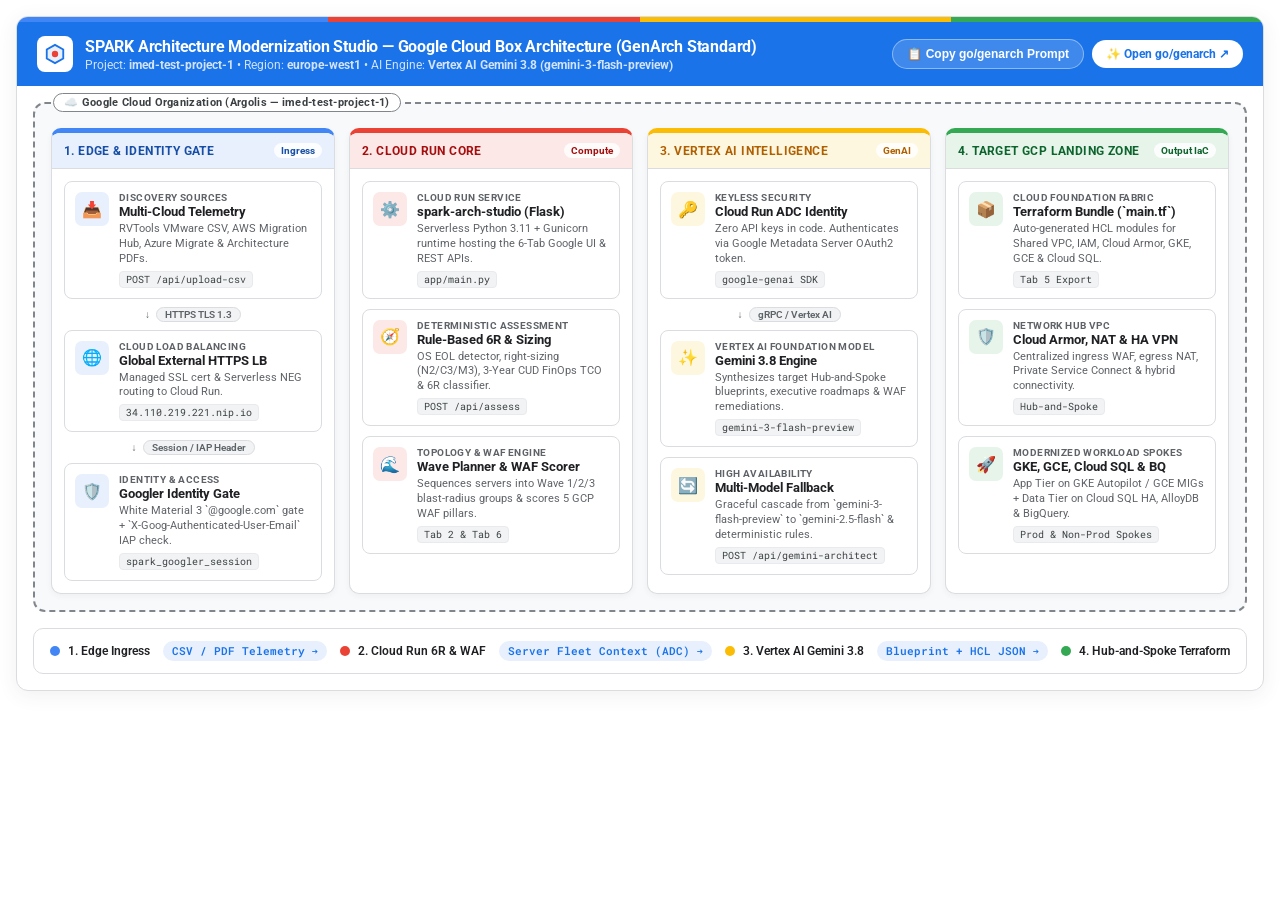
<file: docs/spark_genarch_google_style_diagram.html>
<!DOCTYPE html>
<html lang="en">
<head>
<meta charset="UTF-8" />
<meta name="viewport" content="width=device-width, initial-scale=1.0" />
<title>SPARK Architecture Modernization Studio — Google Cloud & GenArch Box Diagram</title>
<link href="https://fonts.googleapis.com/css2?family=Google+Sans:wght@400;500;700&family=Roboto:wght@400;500;700&family=Roboto+Mono:wght@400;500&display=swap" rel="stylesheet">
<style>
  :root {
    --g-blue: #4285F4;
    --g-blue-dark: #1A73E8;
    --g-blue-bg: #E8F0FE;
    --g-red: #EA4335;
    --g-red-bg: #FCE8E6;
    --g-yellow: #FBBC05;
    --g-yellow-dark: #B06000;
    --g-yellow-bg: #FEF7E0;
    --g-green: #34A853;
    --g-green-bg: #E6F4EA;
    --g-bg: #F8F9FA;
    --g-surface: #FFFFFF;
    --g-border: #DADCE0;
    --g-text: #202124;
    --g-muted: #5F6368;
  }
  * {
    box-sizing: border-box;
    margin: 0;
    padding: 0;
  }
  body {
    font-family: 'Google Sans', 'Roboto', sans-serif;
    background: #FFFFFF;
    color: var(--g-text);
    padding: 16px;
  }
  /* Header Bar */
  .arch-canvas-wrapper {
    border: 1px solid var(--g-border);
    border-radius: 12px;
    overflow: hidden;
    box-shadow: 0 4px 20px rgba(60, 64, 67, 0.08);
    background: #FFFFFF;
  }
  .color-strip {
    height: 5px;
    background: linear-gradient(90deg, #4285F4 0% 25%, #EA4335 25% 50%, #FBBC05 50% 75%, #34A853 75% 100%);
  }
  .arch-header {
    background: var(--g-blue-dark);
    color: #FFFFFF;
    padding: 14px 20px;
    display: flex;
    justify-content: space-between;
    align-items: center;
    flex-wrap: wrap;
    gap: 12px;
  }
  .arch-header-left {
    display: flex;
    align-items: center;
    gap: 12px;
  }
  .gcp-logo-badge {
    width: 36px;
    height: 36px;
    border-radius: 8px;
    background: #FFFFFF;
    display: flex;
    align-items: center;
    justify-content: center;
    flex-shrink: 0;
  }
  .arch-title {
    font-size: 16px;
    font-weight: 700;
    letter-spacing: -0.2px;
  }
  .arch-subtitle {
    font-size: 12px;
    color: #D2E3FC;
    margin-top: 2px;
  }
  .arch-actions {
    display: flex;
    gap: 8px;
    align-items: center;
  }
  .btn-genarch {
    background: #FFFFFF;
    color: var(--g-blue-dark);
    border: none;
    padding: 7px 14px;
    border-radius: 999px;
    font-size: 12px;
    font-weight: 700;
    cursor: pointer;
    display: inline-flex;
    align-items: center;
    gap: 6px;
    text-decoration: none;
    transition: all 0.15s ease;
  }
  .btn-genarch:hover {
    background: #E8F0FE;
  }
  .btn-copy {
    background: rgba(255, 255, 255, 0.16);
    color: #FFFFFF;
    border: 1px solid rgba(255, 255, 255, 0.4);
    padding: 7px 14px;
    border-radius: 999px;
    font-size: 12px;
    font-weight: 600;
    cursor: pointer;
    transition: all 0.15s ease;
  }
  .btn-copy:hover {
    background: rgba(255, 255, 255, 0.26);
  }

  /* Main Google Cloud Box Grid */
  .gcp-outer-boundary {
    margin: 16px;
    padding: 16px;
    background: #F8F9FA;
    border: 2px dashed #80868B;
    border-radius: 12px;
    position: relative;
  }
  .boundary-pill {
    position: absolute;
    top: -11px;
    left: 18px;
    background: #FFFFFF;
    border: 1px solid #80868B;
    padding: 2px 10px;
    border-radius: 999px;
    font-size: 11px;
    font-weight: 700;
    color: #3C4043;
    letter-spacing: 0.3px;
  }

  .zones-grid {
    display: grid;
    grid-template-columns: repeat(4, 1fr);
    gap: 14px;
    margin-top: 8px;
    align-items: stretch;
  }
  @media (max-width: 1100px) {
    .zones-grid {
      grid-template-columns: repeat(2, 1fr);
    }
  }
  @media (max-width: 640px) {
    .zones-grid {
      grid-template-columns: 1fr;
    }
  }

  /* Google Zone Container Box */
  .zone-box {
    background: #FFFFFF;
    border: 1.5px solid var(--g-border);
    border-radius: 10px;
    display: flex;
    flex-direction: column;
    overflow: hidden;
    box-shadow: 0 2px 6px rgba(60, 64, 67, 0.05);
  }
  .zone-box.blue { border-top: 5px solid var(--g-blue); }
  .zone-box.red { border-top: 5px solid var(--g-red); }
  .zone-box.yellow { border-top: 5px solid var(--g-yellow); }
  .zone-box.green { border-top: 5px solid var(--g-green); }

  .zone-header {
    padding: 10px 12px;
    border-bottom: 1px solid var(--g-border);
    display: flex;
    align-items: center;
    justify-content: space-between;
  }
  .zone-box.blue .zone-header { background: var(--g-blue-bg); color: #174EA6; }
  .zone-box.red .zone-header { background: var(--g-red-bg); color: #A50E0E; }
  .zone-box.yellow .zone-header { background: var(--g-yellow-bg); color: #B06000; }
  .zone-box.green .zone-header { background: var(--g-green-bg); color: #0D652D; }

  .zone-title {
    font-size: 12px;
    font-weight: 700;
    text-transform: uppercase;
    letter-spacing: 0.4px;
  }
  .zone-step-badge {
    font-size: 10px;
    font-weight: 700;
    padding: 2px 7px;
    border-radius: 999px;
    background: rgba(255, 255, 255, 0.85);
  }

  .zone-body {
    padding: 12px;
    display: flex;
    flex-direction: column;
    gap: 10px;
    flex: 1;
  }

  /* Official GenArch GCP Card Style */
  .gcp-card {
    background: #FFFFFF;
    border: 1px solid #DADCE0;
    border-radius: 8px;
    padding: 10px;
    display: flex;
    align-items: flex-start;
    gap: 10px;
    transition: transform 0.12s ease, box-shadow 0.12s ease;
    position: relative;
  }
  .gcp-card:hover {
    transform: translateY(-1px);
    box-shadow: 0 3px 8px rgba(60, 64, 67, 0.12);
    border-color: var(--g-blue);
  }
  .gcp-icon-box {
    width: 34px;
    height: 34px;
    border-radius: 7px;
    display: flex;
    align-items: center;
    justify-content: center;
    flex-shrink: 0;
    font-size: 16px;
  }
  .icon-blue { background: var(--g-blue-bg); color: var(--g-blue-dark); }
  .icon-red { background: var(--g-red-bg); color: var(--g-red); }
  .icon-yellow { background: var(--g-yellow-bg); color: var(--g-yellow-dark); }
  .icon-green { background: var(--g-green-bg); color: var(--g-green); }

  .gcp-card-content {
    flex: 1;
    min-width: 0;
  }
  .gcp-card-type {
    font-size: 9.5px;
    font-weight: 700;
    text-transform: uppercase;
    letter-spacing: 0.4px;
    color: var(--g-muted);
  }
  .gcp-card-name {
    font-size: 12.5px;
    font-weight: 700;
    color: var(--g-text);
    margin: 1px 0 3px;
  }
  .gcp-card-desc {
    font-size: 11px;
    color: var(--g-muted);
    line-height: 1.35;
  }
  .code-chip {
    display: inline-block;
    margin-top: 4px;
    font-family: 'Roboto Mono', monospace;
    font-size: 10px;
    background: #F1F3F4;
    color: #3C4043;
    padding: 1px 6px;
    border-radius: 4px;
    border: 1px solid #E8EAED;
  }

  /* Flow Connector Arrow between cards */
  .card-flow-arrow {
    display: flex;
    align-items: center;
    justify-content: center;
    gap: 6px;
    font-size: 10px;
    font-weight: 600;
    color: var(--g-muted);
    margin: -2px 0;
  }
  .card-flow-arrow span {
    background: #F1F3F4;
    padding: 1px 8px;
    border-radius: 999px;
    border: 1px solid #DADCE0;
  }

  /* Bottom Cross-Zone Data Pipeline Strip */
  .cross-zone-pipeline {
    margin: 0 16px 16px;
    background: #FFFFFF;
    border: 1px solid var(--g-border);
    border-radius: 10px;
    padding: 12px 16px;
    display: flex;
    align-items: center;
    justify-content: space-between;
    flex-wrap: wrap;
    gap: 8px;
  }
  .pipeline-node {
    display: flex;
    align-items: center;
    gap: 8px;
    font-size: 11.5px;
    font-weight: 600;
  }
  .pipeline-dot {
    width: 10px;
    height: 10px;
    border-radius: 50%;
  }
  .pipeline-edge {
    font-family: 'Roboto Mono', monospace;
    font-size: 10.5px;
    color: var(--g-blue-dark);
    background: var(--g-blue-bg);
    padding: 3px 9px;
    border-radius: 999px;
    font-weight: 600;
  }
</style>
</head>
<body>

<div class="arch-canvas-wrapper">
  <div class="color-strip"></div>
  <div class="arch-header">
    <div class="arch-header-left">
      <div class="gcp-logo-badge">
        <svg width="22" height="22" viewBox="0 0 24 24" fill="none">
          <path d="M12 2L3 7v10l9 5 9-5V7l-9-5z" stroke="#1A73E8" stroke-width="2" fill="#E8F0FE"/>
          <circle cx="12" cy="12" r="3.5" fill="#EA4335"/>
        </svg>
      </div>
      <div>
        <div class="arch-title">SPARK Architecture Modernization Studio — Google Cloud Box Architecture (GenArch Standard)</div>
        <div class="arch-subtitle">Project: <strong>imed-test-project-1</strong> • Region: <strong>europe-west1</strong> • AI Engine: <strong>Vertex AI Gemini 3.8 (gemini-3-flash-preview)</strong></div>
      </div>
    </div>
    <div class="arch-actions">
      <button class="btn-copy" onclick="copyGenArchPrompt()" id="copyBtn">📋 Copy go/genarch Prompt</button>
      <a class="btn-genarch" href="https://genarch.corp.goog" target="_blank" rel="noopener">✨ Open go/genarch ↗</a>
    </div>
  </div>

  <!-- Outer Google Cloud Boundary Box -->
  <div class="gcp-outer-boundary">
    <div class="boundary-pill">☁️ Google Cloud Organization (Argolis — imed-test-project-1)</div>

    <div class="zones-grid">
      <!-- ZONE 1: EDGE & IDENTITY (BLUE) -->
      <div class="zone-box blue">
        <div class="zone-header">
          <span class="zone-title">1. Edge & Identity Gate</span>
          <span class="zone-step-badge">Ingress</span>
        </div>
        <div class="zone-body">
          <div class="gcp-card">
            <div class="gcp-icon-box icon-blue">📥</div>
            <div class="gcp-card-content">
              <div class="gcp-card-type">Discovery Sources</div>
              <div class="gcp-card-name">Multi-Cloud Telemetry</div>
              <div class="gcp-card-desc">RVTools VMware CSV, AWS Migration Hub, Azure Migrate & Architecture PDFs.</div>
              <span class="code-chip">POST /api/upload-csv</span>
            </div>
          </div>

          <div class="card-flow-arrow">↓ <span>HTTPS TLS 1.3</span></div>

          <div class="gcp-card">
            <div class="gcp-icon-box icon-blue">🌐</div>
            <div class="gcp-card-content">
              <div class="gcp-card-type">Cloud Load Balancing</div>
              <div class="gcp-card-name">Global External HTTPS LB</div>
              <div class="gcp-card-desc">Managed SSL cert & Serverless NEG routing to Cloud Run.</div>
              <span class="code-chip">34.110.219.221.nip.io</span>
            </div>
          </div>

          <div class="card-flow-arrow">↓ <span>Session / IAP Header</span></div>

          <div class="gcp-card">
            <div class="gcp-icon-box icon-blue">🛡️</div>
            <div class="gcp-card-content">
              <div class="gcp-card-type">Identity & Access</div>
              <div class="gcp-card-name">Googler Identity Gate</div>
              <div class="gcp-card-desc">White Material 3 `@google.com` gate + `X-Goog-Authenticated-User-Email` IAP check.</div>
              <span class="code-chip">spark_googler_session</span>
            </div>
          </div>
        </div>
      </div>

      <!-- ZONE 2: CLOUD RUN ANALYTICAL CORE (RED) -->
      <div class="zone-box red">
        <div class="zone-header">
          <span class="zone-title">2. Cloud Run Core</span>
          <span class="zone-step-badge">Compute</span>
        </div>
        <div class="zone-body">
          <div class="gcp-card">
            <div class="gcp-icon-box icon-red">⚙️</div>
            <div class="gcp-card-content">
              <div class="gcp-card-type">Cloud Run Service</div>
              <div class="gcp-card-name">spark-arch-studio (Flask)</div>
              <div class="gcp-card-desc">Serverless Python 3.11 + Gunicorn runtime hosting the 6-Tab Google UI & REST APIs.</div>
              <span class="code-chip">app/main.py</span>
            </div>
          </div>

          <div class="gcp-card">
            <div class="gcp-icon-box icon-red">🧭</div>
            <div class="gcp-card-content">
              <div class="gcp-card-type">Deterministic Assessment</div>
              <div class="gcp-card-name">Rule-Based 6R & Sizing</div>
              <div class="gcp-card-desc">OS EOL detector, right-sizing (N2/C3/M3), 3-Year CUD FinOps TCO & 6R classifier.</div>
              <span class="code-chip">POST /api/assess</span>
            </div>
          </div>

          <div class="gcp-card">
            <div class="gcp-icon-box icon-red">🌊</div>
            <div class="gcp-card-content">
              <div class="gcp-card-type">Topology & WAF Engine</div>
              <div class="gcp-card-name">Wave Planner & WAF Scorer</div>
              <div class="gcp-card-desc">Sequences servers into Wave 1/2/3 blast-radius groups & scores 5 GCP WAF pillars.</div>
              <span class="code-chip">Tab 2 & Tab 6</span>
            </div>
          </div>
        </div>
      </div>

      <!-- ZONE 3: VERTEX AI GEMINI 3.8 (YELLOW) -->
      <div class="zone-box yellow">
        <div class="zone-header">
          <span class="zone-title">3. Vertex AI Intelligence</span>
          <span class="zone-step-badge">GenAI</span>
        </div>
        <div class="zone-body">
          <div class="gcp-card">
            <div class="gcp-icon-box icon-yellow">🔑</div>
            <div class="gcp-card-content">
              <div class="gcp-card-type">Keyless Security</div>
              <div class="gcp-card-name">Cloud Run ADC Identity</div>
              <div class="gcp-card-desc">Zero API keys in code. Authenticates via Google Metadata Server OAuth2 token.</div>
              <span class="code-chip">google-genai SDK</span>
            </div>
          </div>

          <div class="card-flow-arrow">↓ <span>gRPC / Vertex AI</span></div>

          <div class="gcp-card">
            <div class="gcp-icon-box icon-yellow">✨</div>
            <div class="gcp-card-content">
              <div class="gcp-card-type">Vertex AI Foundation Model</div>
              <div class="gcp-card-name">Gemini 3.8 Engine</div>
              <div class="gcp-card-desc">Synthesizes target Hub-and-Spoke blueprints, executive roadmaps & WAF remediations.</div>
              <span class="code-chip">gemini-3-flash-preview</span>
            </div>
          </div>

          <div class="gcp-card">
            <div class="gcp-icon-box icon-yellow">🔄</div>
            <div class="gcp-card-content">
              <div class="gcp-card-type">High Availability</div>
              <div class="gcp-card-name">Multi-Model Fallback</div>
              <div class="gcp-card-desc">Graceful cascade from `gemini-3-flash-preview` to `gemini-2.5-flash` & deterministic rules.</div>
              <span class="code-chip">POST /api/gemini-architect</span>
            </div>
          </div>
        </div>
      </div>

      <!-- ZONE 4: TARGET LANDING ZONE & IAC (GREEN) -->
      <div class="zone-box green">
        <div class="zone-header">
          <span class="zone-title">4. Target GCP Landing Zone</span>
          <span class="zone-step-badge">Output IaC</span>
        </div>
        <div class="zone-body">
          <div class="gcp-card">
            <div class="gcp-icon-box icon-green">📦</div>
            <div class="gcp-card-content">
              <div class="gcp-card-type">Cloud Foundation Fabric</div>
              <div class="gcp-card-name">Terraform Bundle (`main.tf`)</div>
              <div class="gcp-card-desc">Auto-generated HCL modules for Shared VPC, IAM, Cloud Armor, GKE, GCE & Cloud SQL.</div>
              <span class="code-chip">Tab 5 Export</span>
            </div>
          </div>

          <div class="gcp-card">
            <div class="gcp-icon-box icon-green">🛡️</div>
            <div class="gcp-card-content">
              <div class="gcp-card-type">Network Hub VPC</div>
              <div class="gcp-card-name">Cloud Armor, NAT & HA VPN</div>
              <div class="gcp-card-desc">Centralized ingress WAF, egress NAT, Private Service Connect & hybrid connectivity.</div>
              <span class="code-chip">Hub-and-Spoke</span>
            </div>
          </div>

          <div class="gcp-card">
            <div class="gcp-icon-box icon-green">🚀</div>
            <div class="gcp-card-content">
              <div class="gcp-card-type">Modernized Workload Spokes</div>
              <div class="gcp-card-name">GKE, GCE, Cloud SQL & BQ</div>
              <div class="gcp-card-desc">App Tier on GKE Autopilot / GCE MIGs + Data Tier on Cloud SQL HA, AlloyDB & BigQuery.</div>
              <span class="code-chip">Prod & Non-Prod Spokes</span>
            </div>
          </div>
        </div>
      </div>
    </div>
  </div>

  <!-- End-to-End Typed Edge Flow Bar -->
  <div class="cross-zone-pipeline">
    <div class="pipeline-node"><span class="pipeline-dot" style="background:#4285F4;"></span> 1. Edge Ingress</div>
    <div class="pipeline-edge">CSV / PDF Telemetry ➔</div>
    <div class="pipeline-node"><span class="pipeline-dot" style="background:#EA4335;"></span> 2. Cloud Run 6R & WAF</div>
    <div class="pipeline-edge">Server Fleet Context (ADC) ➔</div>
    <div class="pipeline-node"><span class="pipeline-dot" style="background:#FBBC05;"></span> 3. Vertex AI Gemini 3.8</div>
    <div class="pipeline-edge">Blueprint + HCL JSON ➔</div>
    <div class="pipeline-node"><span class="pipeline-dot" style="background:#34A853;"></span> 4. Hub-and-Spoke Terraform</div>
  </div>
</div>

<textarea id="genarchPromptText" style="position:absolute;left:-9999px;">Create a left-to-right Google Cloud architecture diagram using GCP Cards and 4 grouped boundary containers for "SPARK Architecture Modernization Studio (Project: imed-test-project-1, Region: europe-west1)":

1. Group "1. Edge Security & Identity Gate" (Google Blue border):
   - Node "Multi-Cloud Discovery Telemetry": RVTools CSV, AWS Migration Hub, Azure Migrate, Architecture PDF
   - Node "Global External HTTPS Load Balancer": GCP Cloud Load Balancing (34.110.219.221.nip.io) with Managed SSL Certificate and Serverless NEG
   - Node "Googler Identity Gate": IAP JWT Header Verification (X-Goog-Authenticated-User-Email) and @google.com Session Cookie Gate

2. Group "2. Cloud Run Analytical Core (europe-west1)" (Google Red border):
   - Node "spark-arch-studio (Cloud Run)": Serverless Python 3.11 Flask & Gunicorn container
   - Node "Rule-Based 6R & FinOps Engine": OS EOL detection, N2/C3/M3 VM right-sizing, 3-Year CUD TCO calculator
   - Node "Dependency Wave & WAF Scorer": 3-Wave blast-radius sequencer and 5-Pillar Google Cloud Well-Architected Framework evaluator

3. Group "3. Keyless Vertex AI Intelligence" (Google Yellow border):
   - Node "Cloud Run Default Service Account": Keyless Application Default Credentials (ADC) via Metadata Server
   - Node "Vertex AI Gemini 3.8 (gemini-3-flash-preview)": Generative AI blueprint synthesizer with automatic fallback to gemini-2.5-flash

4. Group "4. Target Hub-and-Spoke Landing Zone" (Google Green border):
   - Node "Cloud Foundation Fabric Generator": Production Terraform (main.tf, variables.tf)
   - Node "Network Hub VPC": Cloud Armor WAF, Cloud NAT, Cloud Router, HA VPN
   - Node "Workload Spokes (Compute & Data)": GKE Autopilot, Compute Engine MIGs, Cloud SQL HA / AlloyDB, BigQuery & Vertex AI

Edges (left-to-right):
- "Multi-Cloud Discovery Telemetry" -> "Global External HTTPS Load Balancer" : "HTTPS POST /api/upload-csv (TLS 1.3)"
- "Global External HTTPS Load Balancer" -> "Googler Identity Gate" : "Serverless NEG Request"
- "Googler Identity Gate" -> "spark-arch-studio (Cloud Run)" : "Verified @google.com Session"
- "spark-arch-studio (Cloud Run)" -> "Rule-Based 6R & FinOps Engine" : "Normalized Server Fleet"
- "Rule-Based 6R & FinOps Engine" -> "Dependency Wave & WAF Scorer" : "6R Strategy & Right-Sizing"
- "spark-arch-studio (Cloud Run)" -> "Cloud Run Default Service Account" : "Request OAuth2 Token"
- "Cloud Run Default Service Account" -> "Vertex AI Gemini 3.8 (gemini-3-flash-preview)" : "gRPC GenerateContentRequest"
- "Vertex AI Gemini 3.8 (gemini-3-flash-preview)" -> "Cloud Foundation Fabric Generator" : "Target Blueprint & WAF Remediation JSON"
- "Cloud Foundation Fabric Generator" -> "Network Hub VPC" : "Terraform Apply (Hub VPC)"
- "Network Hub VPC" -> "Workload Spokes (Compute & Data)" : "VPC Peering / Private Service Connect"</textarea>

<script>
function copyGenArchPrompt() {
  const el = document.getElementById('genarchPromptText');
  el.select();
  document.execCommand('copy');
  if (navigator.clipboard) {
    navigator.clipboard.writeText(el.value);
  }
  const btn = document.getElementById('copyBtn');
  btn.textContent = '✅ Copied go/genarch Prompt!';
  setTimeout(() => {
    btn.textContent = '📋 Copy go/genarch Prompt';
  }, 2500);
}
</script>
</body>
</html>
</file>
